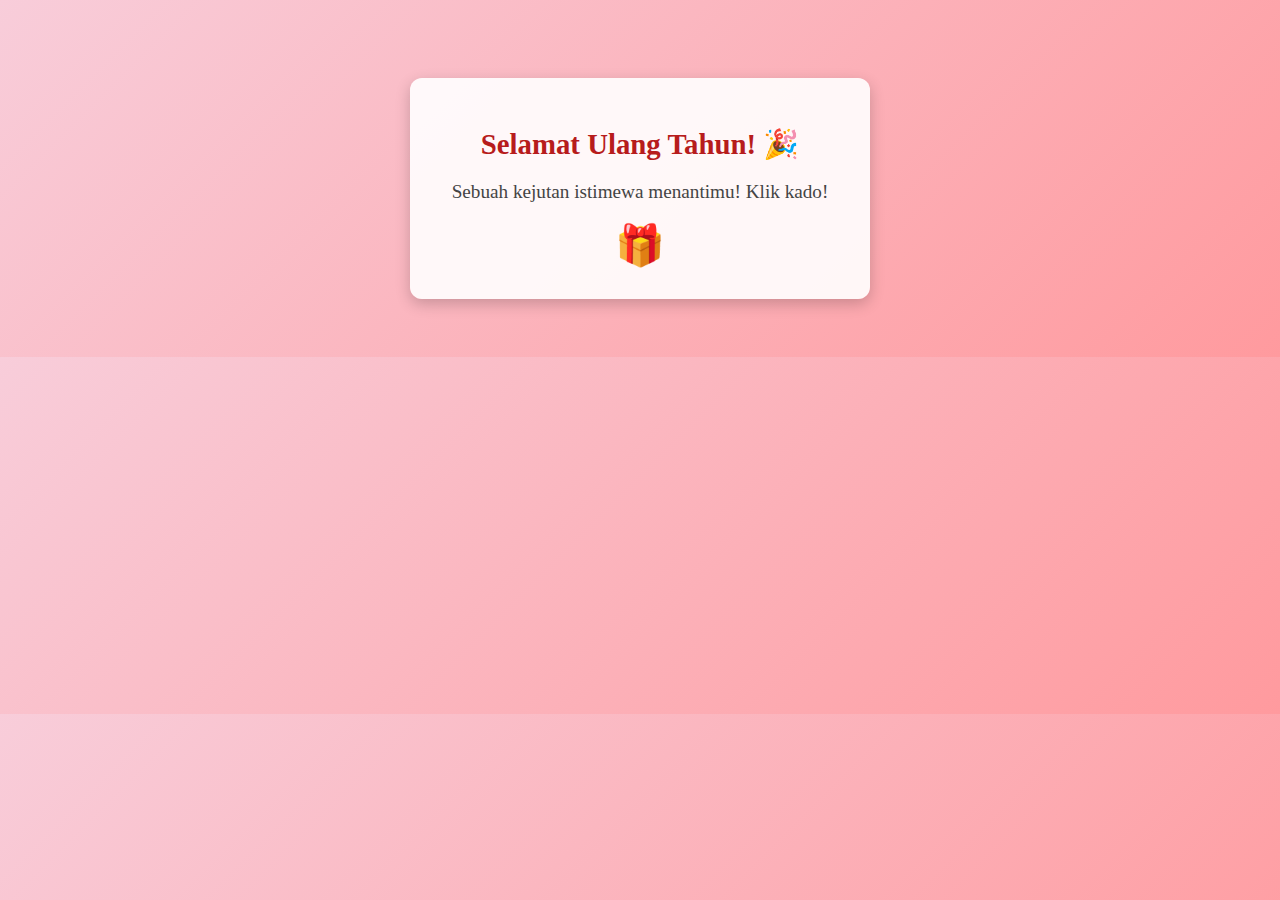
<file: index.html>
<!DOCTYPE html>
<html lang="id">
  <head>
    <meta charset="UTF-8" />
    <meta name="viewport" content="width=device-width, initial-scale=1.0" />
    <title>Birthday Surprise Countdown</title>
    <style>
      body {
        font-family: "Playfair Display", serif;
        text-align: center;
        padding: 50px;
        background: linear-gradient(135deg, #f8cdda, #ff9a9e);
        color: #333;
      }
      #countdown-container {
        background: rgba(255, 255, 255, 0.9);
        padding: 30px;
        border-radius: 12px;
        box-shadow: 0 5px 15px rgba(0, 0, 0, 0.2);
        display: inline-block;
        max-width: 400px;
        margin: auto;
      }
      h1 {
        font-size: 1.8em;
        color: #b71c1c;
      }
      #countdown {
        font-size: 2em;
        font-weight: bold;
        color: #b71c1c;
        display: flex;
        justify-content: center;
        gap: 10px;
      }
      .time-box {
        background: #b71c1c;
        color: white;
        padding: 12px;
        border-radius: 8px;
        min-width: 70px;
      }
      #content {
        display: none;
        background: rgba(255, 255, 255, 0.9);
        padding: 30px;
        border-radius: 12px;
        box-shadow: 0 5px 15px rgba(0, 0, 0, 0.2);
        max-width: 400px;
        margin: auto;
        margin-top: 20px;
      }
      p {
        font-size: 1.2em;
        color: #444;
      }
      .gift-box {
        font-size: 40px;
        cursor: pointer;
        transition: transform 0.3s ease-in-out;
      }
      .gift-box:hover {
        transform: scale(1.1);
      }
      .heart {
        color: #b71c1c;
        font-size: 18px;
        margin-top: 10px;
      }
    </style>
  </head>
  <body>
    <div id="countdown-container">
      <h1>Menunggu Momen Spesial Dapat Dibuka Dalam:</h1>
      <div id="countdown">
        <div class="time-box" id="days">00</div>
        <div class="time-box" id="hours">00</div>
        <div class="time-box" id="minutes">00</div>
        <div class="time-box" id="seconds">00</div>
      </div>
      <div class="heart">❤️</div>
    </div>
    <div id="content">
      <h1>Selamat Ulang Tahun! 🎉</h1>
      <p>Sebuah kejutan istimewa menantimu! Klik kado!</p>
      <div class="gift-box" onclick="openGift()">🎁</div>
    </div>
    <script>
      const targetDate = new Date("2025-03-18T00:00:00").getTime();
      const countdownContainer = document.getElementById("countdown-container");
      const contentElement = document.getElementById("content");
      const daysElement = document.getElementById("days");
      const hoursElement = document.getElementById("hours");
      const minutesElement = document.getElementById("minutes");
      const secondsElement = document.getElementById("seconds");

      function updateCountdown() {
        const now = new Date().getTime();
        const difference = targetDate - now;

        if (difference <= 0) {
          countdownContainer.style.display = "none";
          contentElement.style.display = "block";
        } else {
          const days = Math.floor(difference / (1000 * 60 * 60 * 24));
          const hours = Math.floor(
            (difference % (1000 * 60 * 60 * 24)) / (1000 * 60 * 60)
          );
          const minutes = Math.floor(
            (difference % (1000 * 60 * 60)) / (1000 * 60)
          );
          const seconds = Math.floor((difference % (1000 * 60)) / 1000);

          daysElement.innerHTML = days;
          hoursElement.innerHTML = hours;
          minutesElement.innerHTML = minutes;
          secondsElement.innerHTML = seconds;
        }
      }

      function openGift() {
        window.location.href = "ultah/index.html";
      }

      updateCountdown();
      setInterval(updateCountdown, 1000);
    </script>
  </body>
</html>
</file>
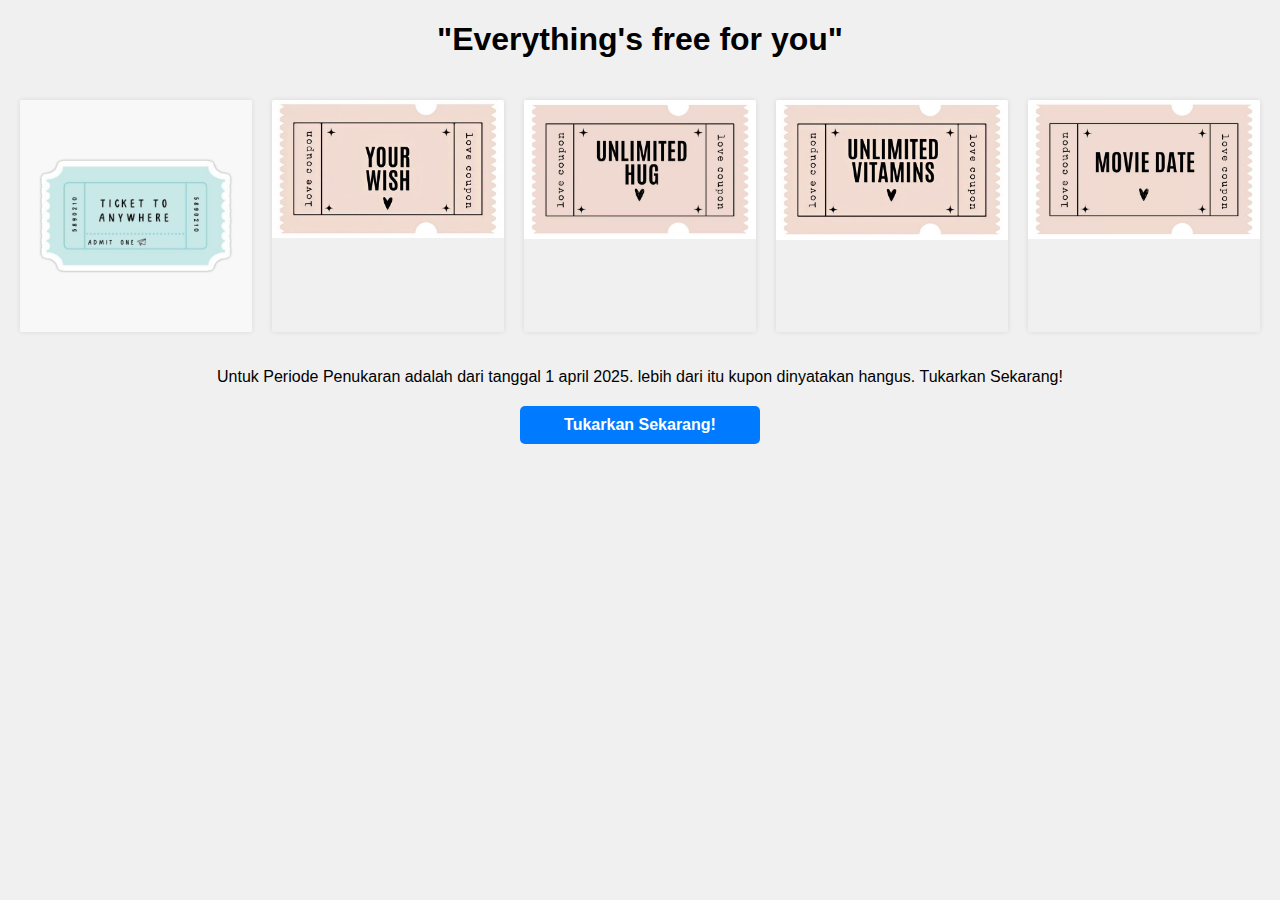
<file: ultah/isi/Claim.html>
<!DOCTYPE html>
<html lang="en">
  <head>
    <meta charset="UTF-8" />
    <meta name="viewport" content="width=device-width, initial-scale=1.0" />
    <title>Cupon Untuk jewassy</title>
    <link rel="stylesheet" href="Claim.css" />
  </head>
  <body>
    <h1><b>"Everything's free for you"</b></h1>
    <div class="gallery">
      <div class="gallery-item">
        <a href="anywhere.jpeg" download="kiss">
          <img src="anywhere.jpeg" alt="kiss 1" />
        </a>
      </div>
      <div class="gallery-item">
        <a href="bebas.jpeg" download="cuddle">
          <img src="bebas.jpeg" alt="cuddle" />
        </a>
      </div>
      <div class="gallery-item">
        <a href="hug.jpeg" download="neck">
          <img src="hug.jpeg" alt="neck" />
        </a>
      </div>
      <div class="gallery-item">
        <a href="vitamin.jpeg" download="netflix">
          <img src="vitamin.jpeg" alt="netflix" />
        </a>
      </div>
      <div class="gallery-item">
        <a href="movie.jpeg" download="netflix">
          <img src="movie.jpeg" alt="netflix" />
        </a>
      </div>
    </div>
    <p>
      Untuk Periode Penukaran adalah dari tanggal 1 april 2025. lebih dari itu
      kupon dinyatakan hangus. Tukarkan Sekarang!
    </p>
    <div class="button">
      <a href="https://wa.me/+6289528241147">Tukarkan Sekarang!</a>
    </div>
  </body>
</html>
</file>
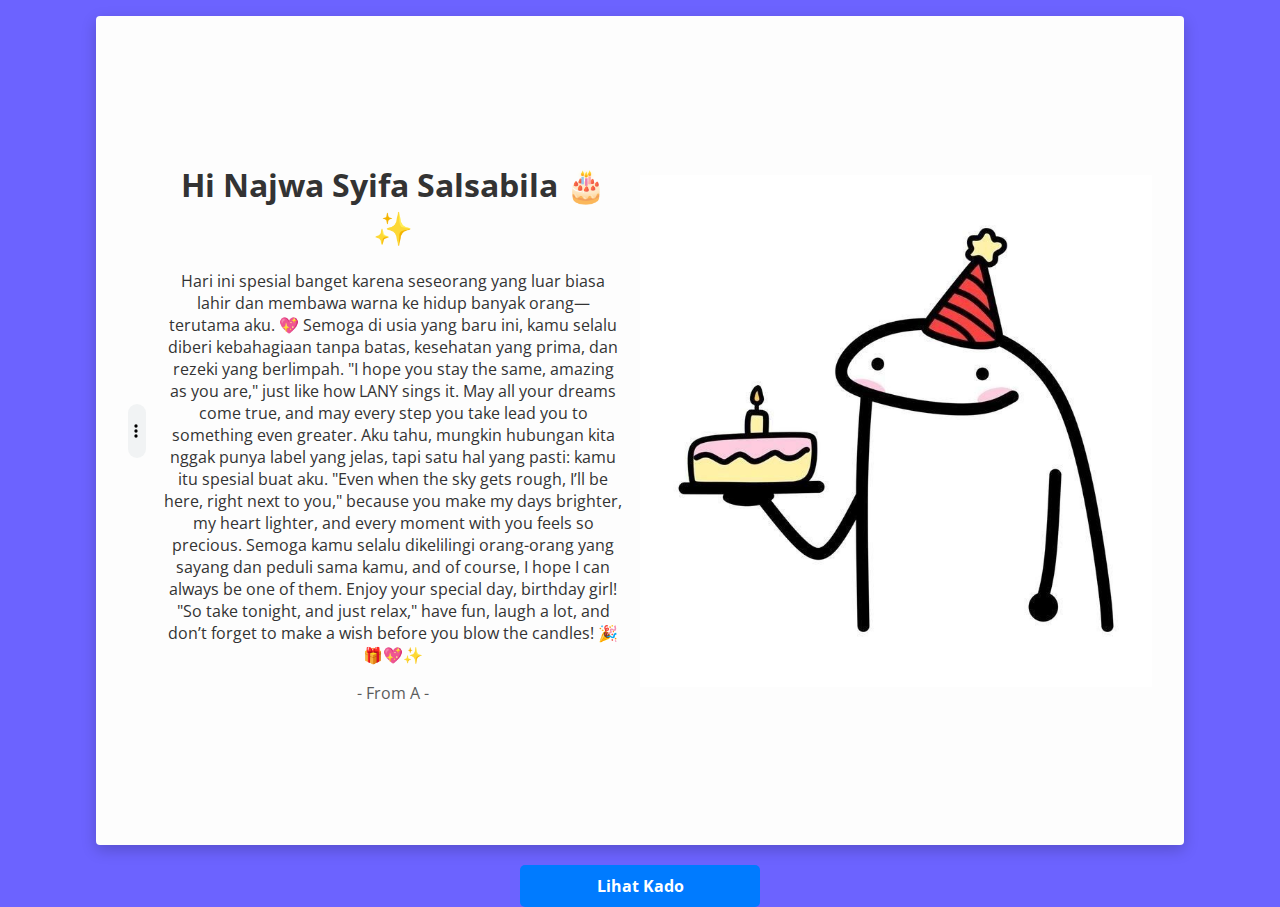
<file: ultah/isi/Surat.html>
<!DOCTYPE html>
<html lang="en">
  <head>
    <meta charset="UTF-8" />
    <meta name="viewport" content="width=device-width, initial-scale=1.0" />
    <title>Happy Birthday</title>
    <link rel="stylesheet" href="style2.css" />
  </head>
  <body>
    <div class="card">
      <img src="download.jpeg" alt="birthday" class="birthday" />
      <div class="text">
        <h1>Hi Najwa Syifa Salsabila 🎂✨</h1>
        <p>
          Hari ini spesial banget karena seseorang yang luar biasa lahir dan
          membawa warna ke hidup banyak orang—terutama aku. 💖 Semoga di usia
          yang baru ini, kamu selalu diberi kebahagiaan tanpa batas, kesehatan
          yang prima, dan rezeki yang berlimpah. "I hope you stay the same,
          amazing as you are," just like how LANY sings it. May all your dreams
          come true, and may every step you take lead you to something even
          greater. Aku tahu, mungkin hubungan kita nggak punya label yang jelas,
          tapi satu hal yang pasti: kamu itu spesial buat aku. "Even when the
          sky gets rough, I’ll be here, right next to you," because you make my
          days brighter, my heart lighter, and every moment with you feels so
          precious. Semoga kamu selalu dikelilingi orang-orang yang sayang dan
          peduli sama kamu, and of course, I hope I can always be one of them.
          Enjoy your special day, birthday girl! "So take tonight, and just
          relax," have fun, laugh a lot, and don’t forget to make a wish before
          you blow the candles! 🎉🎁💖✨
        </p>
        <p class="muted">- From A -</p>
      </div>
      <div class="space"></div>
      <audio controls autoplay>
        <source src="hbd.mp3" type="audio/mp3" />
        Your browser does not support the audio element.
      </audio>
      <script src="scriptS.js"></script>
    </div>
    <div class="button">
      <a href="Claim.html" class="btn">Lihat Kado</a>
    </div>
  </body>
</html>
</file>
<file: ultah/isi/Claim.css>
body {
  font-family: Arial, sans-serif;
  margin: 0;
  padding: 0;
  background-color: #f0f0f0;
}
h1 {
  text-align: center;
}

.gallery {
  display: grid;
  grid-template-columns: repeat(auto-fit, minmax(200px, 1fr));
  gap: 20px;
  padding: 20px;
}

.gallery-item {
  position: relative;
  justify-content: center;
  overflow: hidden;
  border-radius: 2px;
  box-shadow: 0 0 5px rgba(0, 0, 0, 0.1);
}

.gallery-item img {
  width: 100%;
  height: auto;
  display: block;
  transition: transform 0.3s ease;
}

.gallery-item:hover img {
  transform: scale(1.1);
}

.gallery-item a {
  display: block;
  text-decoration: none;
  color: inherit;
}

.gallery-item a::after {
  content: "Download";
  position: absolute;
  top: 50%;
  left: 50%;
  transform: translate(-50%, -50%);
  opacity: 0;
  transition: opacity 0.3s ease;
}

.gallery-item:hover a::after {
  opacity: 1;
}
p {
  text-align: center;
}

.button {
  display: flex;
  justify-content: center;
  align-items: center;
  margin: 20px auto;
  padding: 10px 20px;
  background-color: #007bff;
  color: #fff;
  font-size: 16px;
  font-weight: bold;
  text-decoration: none;
  border-radius: 5px;
  transition: background-color 0.3s;
  max-width: 200px; 
  width: 100%; /
}

.button:hover {
  background-color: #0056b3;
}

.button a {
  color: inherit;
  text-decoration: none;
}
</file>
<file: ultah/isi/style2.css>
@import url("https://fonts.googleapis.com/css2?family=Open+Sans&display=swap");

* {
  transition: all 0.2s ease-in-out;
}

body {
  background: #6c63ff;
  display: grid;
  place-items: center;
  height: 100%;
  margin: 0;
  font-family: "Open Sans", sans-serif;
  color: #fff;
  animation: fadeIn 2s ease-in-out;
  padding-top: 1em;
}

.card {
  background: #fdfdfd;
  border-radius: 4px;
  height: 85vh;
  width: 80vw;
  box-shadow: 0 5px 15px rgba(0, 0, 0, 0.2);
  text-align: center;
  display: flex;
  flex-direction: column;
  justify-content: space-between;
  align-items: center;
  padding: 2em;
  overflow: hidden;
}

.button {
  display: flex;
  justify-content: center;
  align-items: center;
  margin-top: 20px;
  padding: 10px 20px;
  background-color: #007bff;
  color: #fff;
  font-size: 16px;
  font-weight: bold;
  text-decoration: none;
  border-radius: 5px;
  transition: background-color 0.3s, transform 0.2s;
  max-width: 200px;
  width: 100%;
}

.button:hover {
  background-color: #0056b3;
  transform: scale(1.05);
}

.button a {
  color: inherit;
  text-decoration: none;
}

@media only screen and (min-width: 1000px),
  only screen and (max-height: 640px) {
  .card {
    flex-direction: row-reverse;
  }
  .card img.birthday {
    width: 100%;
    max-width: 50vw;
  }
}

img.birthday {
  max-height: 40vw;
  animation: fadeIn 1.5s ease-in-out;
}

.text {
  padding: 1em;
  color: #333;
  max-width: 600px;
  animation: fadeIn 1.5s ease-in-out;
}

.muted {
  opacity: 0.8;
}

.space {
  height: 100px;
}

@keyframes fadeIn {
  from {
    opacity: 0;
  }
  to {
    opacity: 1;
  }
}
</file>
